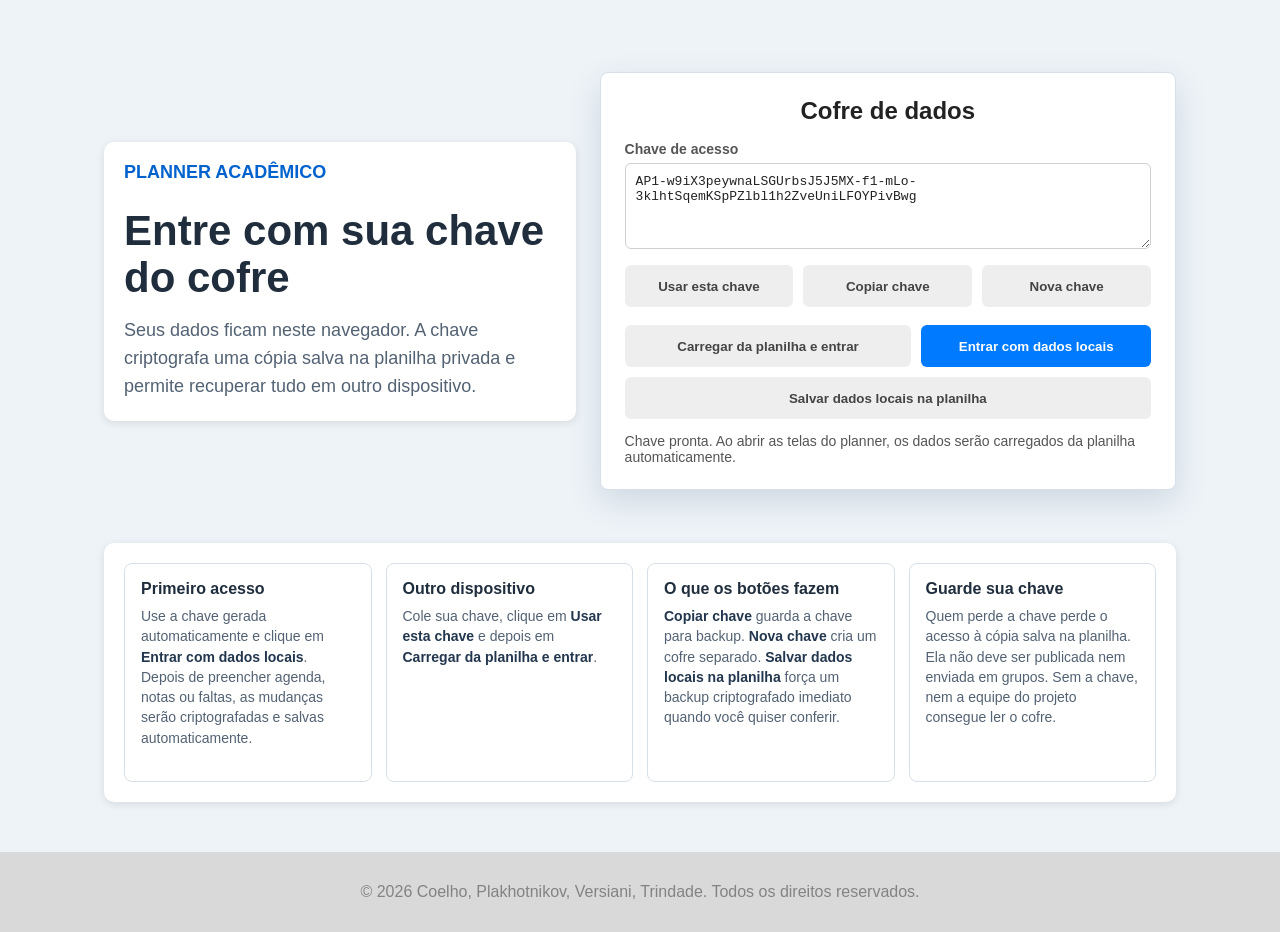
<file: index.html>
<!DOCTYPE html>
<html lang="pt-br">
<head>
  <meta charset="UTF-8">
  <meta name="viewport" content="width=device-width, initial-scale=1.0">
  <title>Planner Acadêmico</title>
  <link rel="stylesheet" href="style.css">
  <link rel="icon" type="png" href="icon.png">
  <script src="sync.js" defer></script>
  <script src="home.js" defer></script>
</head>

<body class="home-body">
  <main class="home-shell">
    <section class="home-intro">
      <div class="home-brand">
        <span>Planner Acadêmico</span>
      </div>

      <h1>Entre com sua chave do cofre</h1>
      <p>
        Seus dados ficam neste navegador. A chave criptografa uma cópia salva na
        planilha privada e permite recuperar tudo em outro dispositivo.
      </p>
    </section>

    <section class="home-panel" aria-labelledby="home-cofre-title">
      <h2 id="home-cofre-title">Cofre de dados</h2>

      <label class="sync-label" for="home-chave">Chave de acesso</label>
      <textarea id="home-chave" class="sync-key-field home-key-field" spellcheck="false"></textarea>

      <div class="home-button-grid">
        <button type="button" id="home-usar-chave">Usar esta chave</button>
        <button type="button" id="home-copiar-chave">Copiar chave</button>
        <button type="button" id="home-nova-chave">Nova chave</button>
      </div>

      <div class="home-primary-grid">
        <button type="button" class="home-secondary-action" id="home-carregar-entrar">Carregar da planilha e entrar</button>
        <button type="button" class="home-primary-action" id="home-entrar">Entrar com dados locais</button>
      </div>

      <button type="button" class="home-save-cloud" id="home-salvar-planilha">Salvar dados locais na planilha</button>

      <p class="sync-status home-status" id="home-status" aria-live="polite"></p>
    </section>

    <section class="home-help" aria-label="Como usar">
      <article>
        <h3>Primeiro acesso</h3>
        <p>
          Use a chave gerada automaticamente e clique em <strong>Entrar com dados locais</strong>.
          Depois de preencher agenda, notas ou faltas, as mudanças serão criptografadas e salvas automaticamente.
        </p>
      </article>

      <article>
        <h3>Outro dispositivo</h3>
        <p>
          Cole sua chave, clique em <strong>Usar esta chave</strong> e depois em
          <strong>Carregar da planilha e entrar</strong>.
        </p>
      </article>

      <article>
        <h3>O que os botões fazem</h3>
        <p>
          <strong>Copiar chave</strong> guarda a chave para backup. <strong>Nova chave</strong>
          cria um cofre separado. <strong>Salvar dados locais na planilha</strong> força
          um backup criptografado imediato quando você quiser conferir.
        </p>
      </article>

      <article>
        <h3>Guarde sua chave</h3>
        <p>
          Quem perde a chave perde o acesso à cópia salva na planilha. Ela não deve
          ser publicada nem enviada em grupos. Sem a chave, nem a equipe do projeto consegue ler o cofre.
        </p>
      </article>
    </section>
  </main>

  <footer>
    <p>&copy; 2026 Coelho, Plakhotnikov, Versiani, Trindade. Todos os direitos reservados.</p>
  </footer>
</body>
</html>
</file>
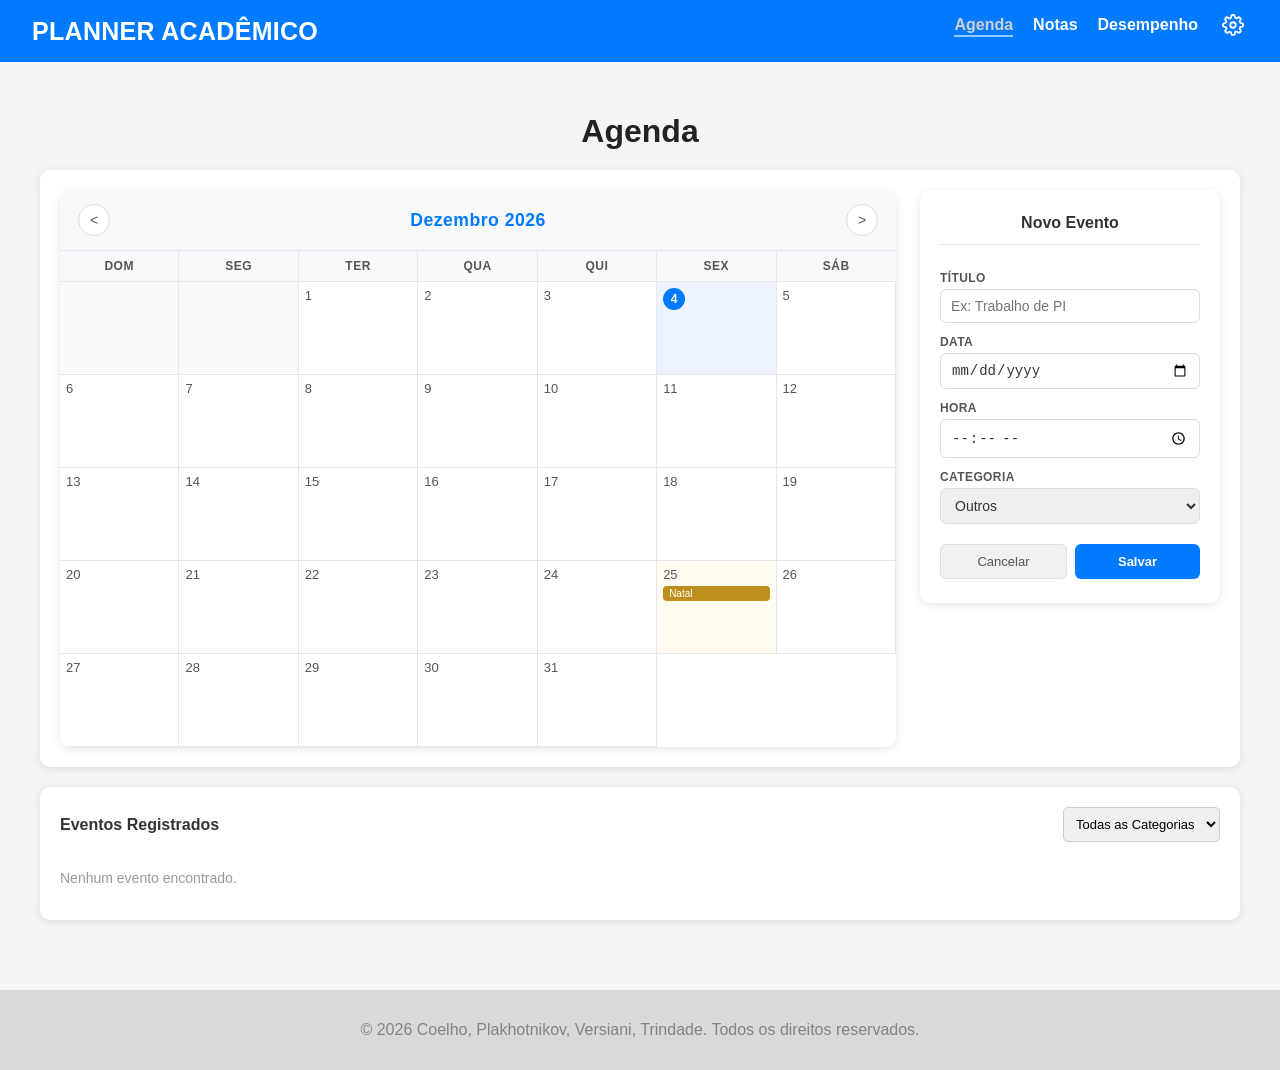
<file: agenda.html>
<!DOCTYPE html>
<html lang="pt-br">
<head>
  <link rel="stylesheet" href="style.css">
  <link rel="icon" type="png" href="icon.png">
  <meta charset="UTF-8">
  <meta name="viewport" content="width=device-width, initial-scale=1.0">
  <title>Agenda - Planner Acadêmico</title>
</head>

<body>
  <nav class="navbar">
    <div class="logo">
      <span class="titulo-site">PLANNER ACADÊMICO</span>
    </div>
    <ul class="nav-links">
      <li><a href="agenda.html" class="nav-ativo">Agenda</a></li>
      <li><a href="notas.html">Notas</a></li>
      <li><a href="desempenho.html">Desempenho</a></li>
      <li class="menu-config">
        <button class="btn-config" id="btn-config" aria-label="Configurações">
          <svg xmlns="http://www.w3.org/2000/svg" width="22" height="22" viewBox="0 0 24 24"
               fill="none" stroke="currentColor" stroke-width="2"
               stroke-linecap="round" stroke-linejoin="round">
            <circle cx="12" cy="12" r="3"/>
            <path d="M19.4 15a1.65 1.65 0 0 0 .33 1.82l.06.06a2 2 0 0 1-2.83 2.83l-.06-.06
                     a1.65 1.65 0 0 0-1.82-.33 1.65 1.65 0 0 0-1 1.51V21a2 2 0 0 1-4 0v-.09
                     A1.65 1.65 0 0 0 9 19.4a1.65 1.65 0 0 0-1.82.33l-.06.06a2 2 0 0 1-2.83-2.83
                     l.06-.06A1.65 1.65 0 0 0 4.68 15a1.65 1.65 0 0 0-1.51-1H3a2 2 0 0 1 0-4h.09
                     A1.65 1.65 0 0 0 4.6 9a1.65 1.65 0 0 0-.33-1.82l-.06-.06a2 2 0 0 1 2.83-2.83
                     l.06.06A1.65 1.65 0 0 0 9 4.68a1.65 1.65 0 0 0 1-1.51V3a2 2 0 0 1 4 0v.09
                     a1.65 1.65 0 0 0 1 1.51 1.65 1.65 0 0 0 1.82-.33l.06-.06a2 2 0 0 1 2.83 2.83
                     l-.06.06A1.65 1.65 0 0 0 19.4 9a1.65 1.65 0 0 0 1.51 1H21a2 2 0 0 1 0 4h-.09
                     a1.65 1.65 0 0 0-1.51 1z"/>
          </svg>
        </button>
        <div class="dropdown-config" id="dropdown-config">
          <button type="button" class="btn-cofre" id="btn-cofre">Cofre</button>
          <a href="index.html" class="btn-logout">Sair</a>
        </div>
      </li>
    </ul>
  </nav>

  <div class="container">
    <h1>Agenda</h1>

    <section class="agenda-layout">
      <div class="calendario-wrapper">
        <div class="calendario-header">
          <button class="btn-nav anterior">&lt;</button>
          <span class="mes-ano"><span id="mes"></span> <span id="ano"></span></span>
          <button class="btn-nav proximo">&gt;</button>
        </div>

        <div class="semana">
          <div>Dom</div>
          <div>Seg</div>
          <div>Ter</div>
          <div>Qua</div>
          <div>Qui</div>
          <div>Sex</div>
          <div>Sáb</div>
        </div>

        <div class="dias"></div>
      </div>

      <div class="painel-evento">
        <h3 id="eventoTitulo">Novo Evento</h3>

        <label for="inputTitulo">Título</label>
        <input type="text" id="inputTitulo" placeholder="Ex: Trabalho de PI">

        <label for="inputData">Data</label>
        <input type="date" id="inputData">

        <label for="inputHora">Hora</label>
        <input type="time" id="inputHora">

        <label for="inputCategoria">Categoria</label>
        <select id="inputCategoria"></select>

        <div class="painel-botoes">
          <button id="btnExcluir" class="btn-excluir" style="display:none;">Excluir</button>
          <button id="btnCancelar" class="btn-cancelar">Cancelar</button>
          <button id="btnSalvar" class="btn-salvar">Salvar</button>
        </div>

        <div id="eventos-hoje" class="eventos-hoje-wrapper" style="display:none;">
          <h4 class="eventos-hoje-titulo">Eventos do dia</h4>
          <div id="lista-eventos-hoje"></div>
        </div>
      </div>
    </section>

    <section class="lista-eventos-section">
      <div class="lista-eventos-header">
        <h3>Eventos Registrados</h3>
        <select id="filtroCategoria"></select>
      </div>
      <div id="lista-todos-eventos" class="lista-todos-eventos"></div>
    </section>
  </div>

<script src="agenda.js"></script>
<script src="sync.js"></script>

  <footer>
    <p>&copy; 2026 Coelho, Plakhotnikov, Versiani, Trindade. Todos os direitos reservados.</p>
  </footer>
</body>
</html>
</file>
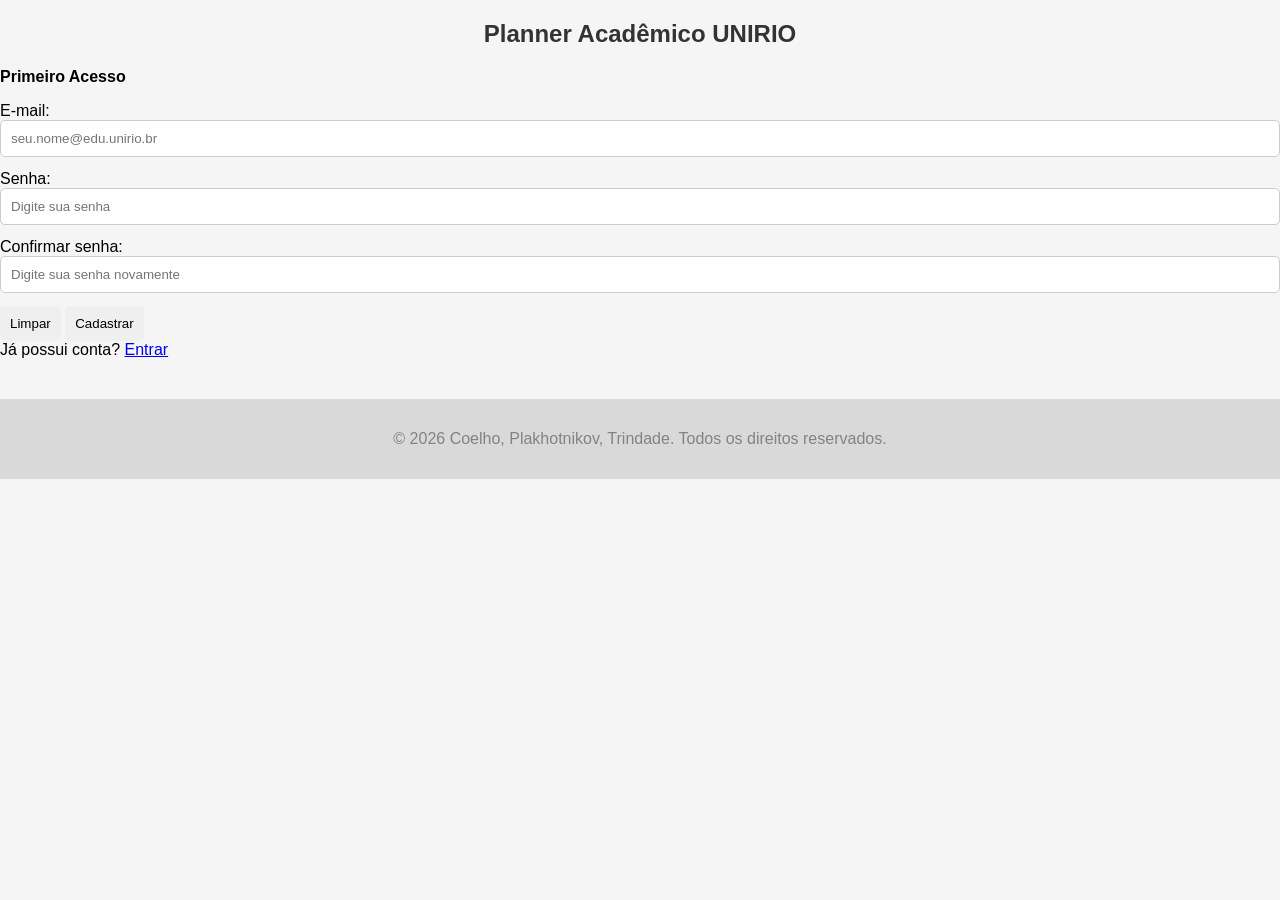
<file: cadastro.html>
<!DOCTYPE html>
<html lang="pt-br">
<head>
  <meta charset="UTF-8">
  <link rel="stylesheet" href="style.css">
  <title>Cadastro</title>
</head>

<body>
  <div class="page">

    <main>
      <div class="container-cadastro">
        <h2>Planner Acadêmico UNIRIO</h2>
        <p><strong>Primeiro Acesso</strong></p>

        <form>
          <div class="field">E-mail:</div>
          <input id="campo-email" type="email" placeholder="seu.nome@edu.unirio.br" required>
          <div class="erro" id="erro-email"></div>

          <div class="field">Senha:</div>
          <input id="campo-senha" type="password" placeholder="Digite sua senha" required>
          <div class="erro" id="erro-senha"></div>

          <div class="field">Confirmar senha:</div>
          <input id="campo-confirmar" type="password" placeholder="Digite sua senha novamente" required>
          <div class="erro" id="erro-confirmar"></div>

          <div class="buttons">
            <button type="reset" class="reset">Limpar</button>
            <button type="submit" class="submit">Cadastrar</button>
          </div>
        </form>

        <div class="bottomtext">
          Já possui conta? <a href="login.html">Entrar</a>
        </div>

      </div>
    </main>

    <footer>
      <p>&copy; 2026 Coelho, Plakhotnikov, Trindade. Todos os direitos reservados.</p>
    </footer>

  <script src="cadastro.js"></script>

  </div>
</body>
</html>
</file>
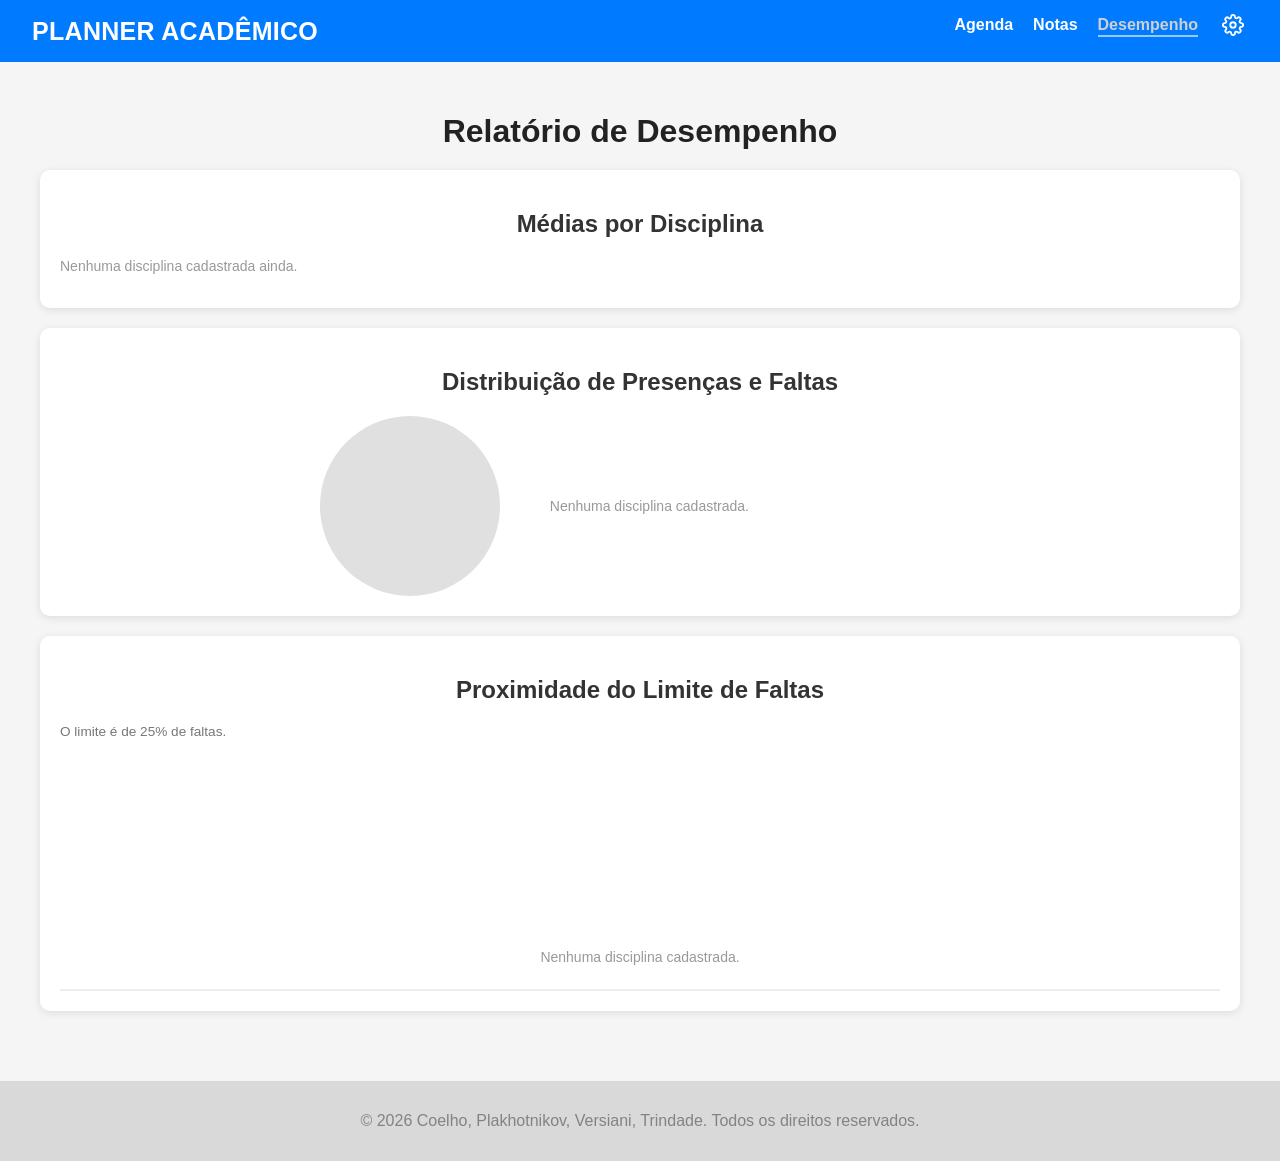
<file: desempenho.html>
<!DOCTYPE html>
<html lang="pt-br">
<head>
  <link rel="stylesheet" href="style.css">
  <link rel="icon" type="png" href="icon.png">
  <meta charset="UTF-8">
  <meta name="viewport" content="width=device-width, initial-scale=1.0">
  <title>Relatório de Desempenho</title>
</head>

<body>

  <nav class="navbar">
    <div class="logo">
      <span class="titulo-site">PLANNER ACADÊMICO</span>
    </div>
    <ul class="nav-links">
      <li><a href="agenda.html">Agenda</a></li>
      <li><a href="notas.html">Notas</a></li>
      <li><a href="desempenho.html" class="nav-ativo">Desempenho</a></li>
      <li class="menu-config">
        <button class="btn-config" id="btn-config" aria-label="Configurações">
          <svg xmlns="http://www.w3.org/2000/svg" width="22" height="22" viewBox="0 0 24 24"
               fill="none" stroke="currentColor" stroke-width="2"
               stroke-linecap="round" stroke-linejoin="round">
            <circle cx="12" cy="12" r="3"/>
            <path d="M19.4 15a1.65 1.65 0 0 0 .33 1.82l.06.06a2 2 0 0 1-2.83 2.83l-.06-.06
                     a1.65 1.65 0 0 0-1.82-.33 1.65 1.65 0 0 0-1 1.51V21a2 2 0 0 1-4 0v-.09
                     A1.65 1.65 0 0 0 9 19.4a1.65 1.65 0 0 0-1.82.33l-.06.06a2 2 0 0 1-2.83-2.83
                     l.06-.06A1.65 1.65 0 0 0 4.68 15a1.65 1.65 0 0 0-1.51-1H3a2 2 0 0 1 0-4h.09
                     A1.65 1.65 0 0 0 4.6 9a1.65 1.65 0 0 0-.33-1.82l-.06-.06a2 2 0 0 1 2.83-2.83
                     l.06.06A1.65 1.65 0 0 0 9 4.68a1.65 1.65 0 0 0 1-1.51V3a2 2 0 0 1 4 0v.09
                     a1.65 1.65 0 0 0 1 1.51 1.65 1.65 0 0 0 1.82-.33l.06-.06a2 2 0 0 1 2.83 2.83
                     l-.06.06A1.65 1.65 0 0 0 19.4 9a1.65 1.65 0 0 0 1.51 1H21a2 2 0 0 1 0 4h-.09
                     a1.65 1.65 0 0 0-1.51 1z"/>
          </svg>
        </button>
        <div class="dropdown-config" id="dropdown-config">
          <button type="button" class="btn-cofre" id="btn-cofre">Cofre</button>
          <a href="index.html" class="btn-logout">Sair</a>
        </div>
      </li>
    </ul>
  </nav>

  <main class="container">

    <h1>Relatório de Desempenho</h1>

    <section>
      <h2>Médias por Disciplina</h2>
      
      <div class="linha"><span>AL</span><div class="barra"><div class="aluno" style="width:80%">8.0</div></div></div>
      <div class="linha"><span>PI1</span><div class="barra"><div class="aluno" style="width:100%">10</div></div></div>
      <div class="linha"><span>TP</span><div class="barra"><div class="aluno" style="width:72%">7.2</div></div></div>
      <div class="linha"><span>GPN</span><div class="barra"><div class="aluno" style="width:88%">8.8</div></div></div>
    </section>


<section>
      <h2>Distribuição de Presenças e Faltas</h2>
      <div class="pizza-container">
        <div class="pizza-semestre"></div>

        <div class="legenda-grid">
          <div class="legenda-item"><span class="caixa-cor presenca"></span> Presenças: 50</div>
          <div class="legenda-item"><span class="caixa-cor cor-al"></span> Faltas AL: 2</div>
          <div class="legenda-item"><span class="caixa-cor cor-pi"></span> Faltas PI1: 1</div>
          <div class="legenda-item"><span class="caixa-cor cor-tp"></span> Faltas TP: 3</div>
          <div class="legenda-item"><span class="caixa-cor cor-gpn"></span> Faltas GPN: 2</div>
        </div>
      </div>
    </section>
    
<section>
      <h2>Proximidade do Limite de Faltas</h2>
      <p class="aviso-limite">
        O limite é de 25% de faltas.
      </p>
      
      <div class="limite-container">
        <div class="coluna-falta">
          <div class="barra-vertical">
            <div class="preenchimento-falta" style="height: 25%;"></div>
          </div>
          <span class="label-materia">AL</span>
          <span class="contagem">2/8</span>
        </div>

        <div class="coluna-falta">
          <div class="barra-vertical">
            <div class="preenchimento-falta especial" style="height: 25%;"></div>
          </div>
          <span class="label-materia">PI1</span>
          <span class="contagem">1/4</span>
        </div>

        <div class="coluna-falta">
          <div class="barra-vertical">
            <div class="preenchimento-falta" style="height: 37.5%;"></div>
          </div>
          <span class="label-materia">TP</span>
          <span class="contagem">3/8</span>
        </div>

        <div class="coluna-falta">
          <div class="barra-vertical">
            <div class="preenchimento-falta" style="height: 25%;"></div>
          </div>
          <span class="label-materia">GPN</span>
          <span class="contagem">2/8</span>
        </div>
      </div>
    </section>

  </main>
      <footer>
      <p>&copy; 2026 Coelho, Plakhotnikov, Versiani, Trindade. Todos os direitos reservados.</p>
    </footer>
  <script src="avaliacao-utils.js"></script>
  <script src="desempenho.js"></script>
  <script src="sync.js"></script>
</body>
</html>
</file>
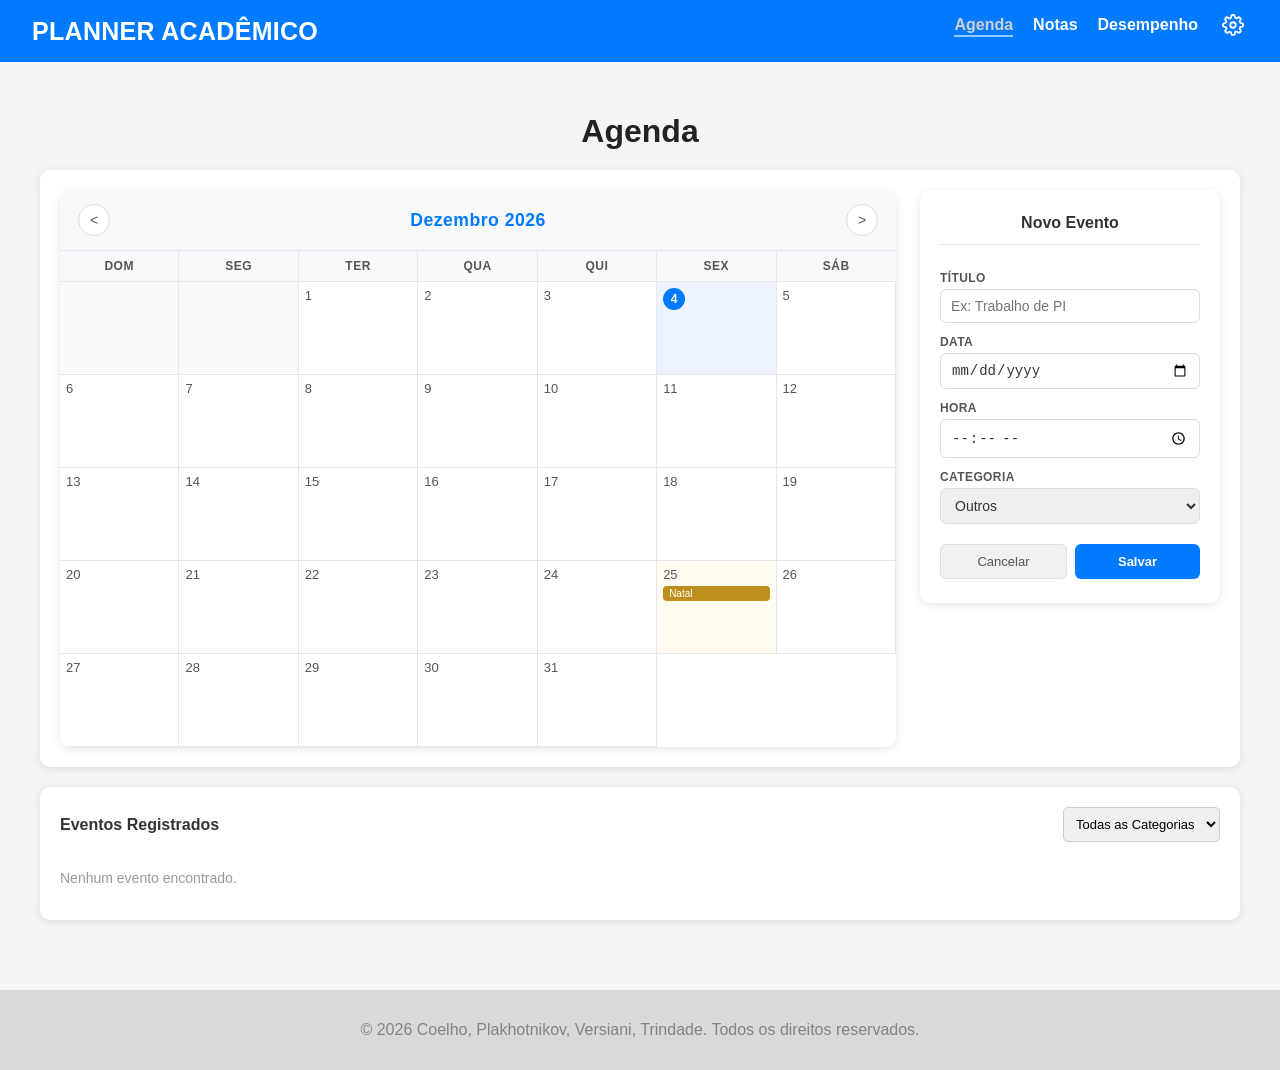
<file: login.html>
<!DOCTYPE html>
<html lang="pt-br">
<head>
  <meta charset="UTF-8">
  <meta http-equiv="refresh" content="0; url=agenda.html">
  <title>Planner Acadêmico</title>
</head>

<body>
  <script>
    window.location.replace("agenda.html");
  </script>
  <p>Redirecionando para a agenda...</p>
</body>
</html>
</file>
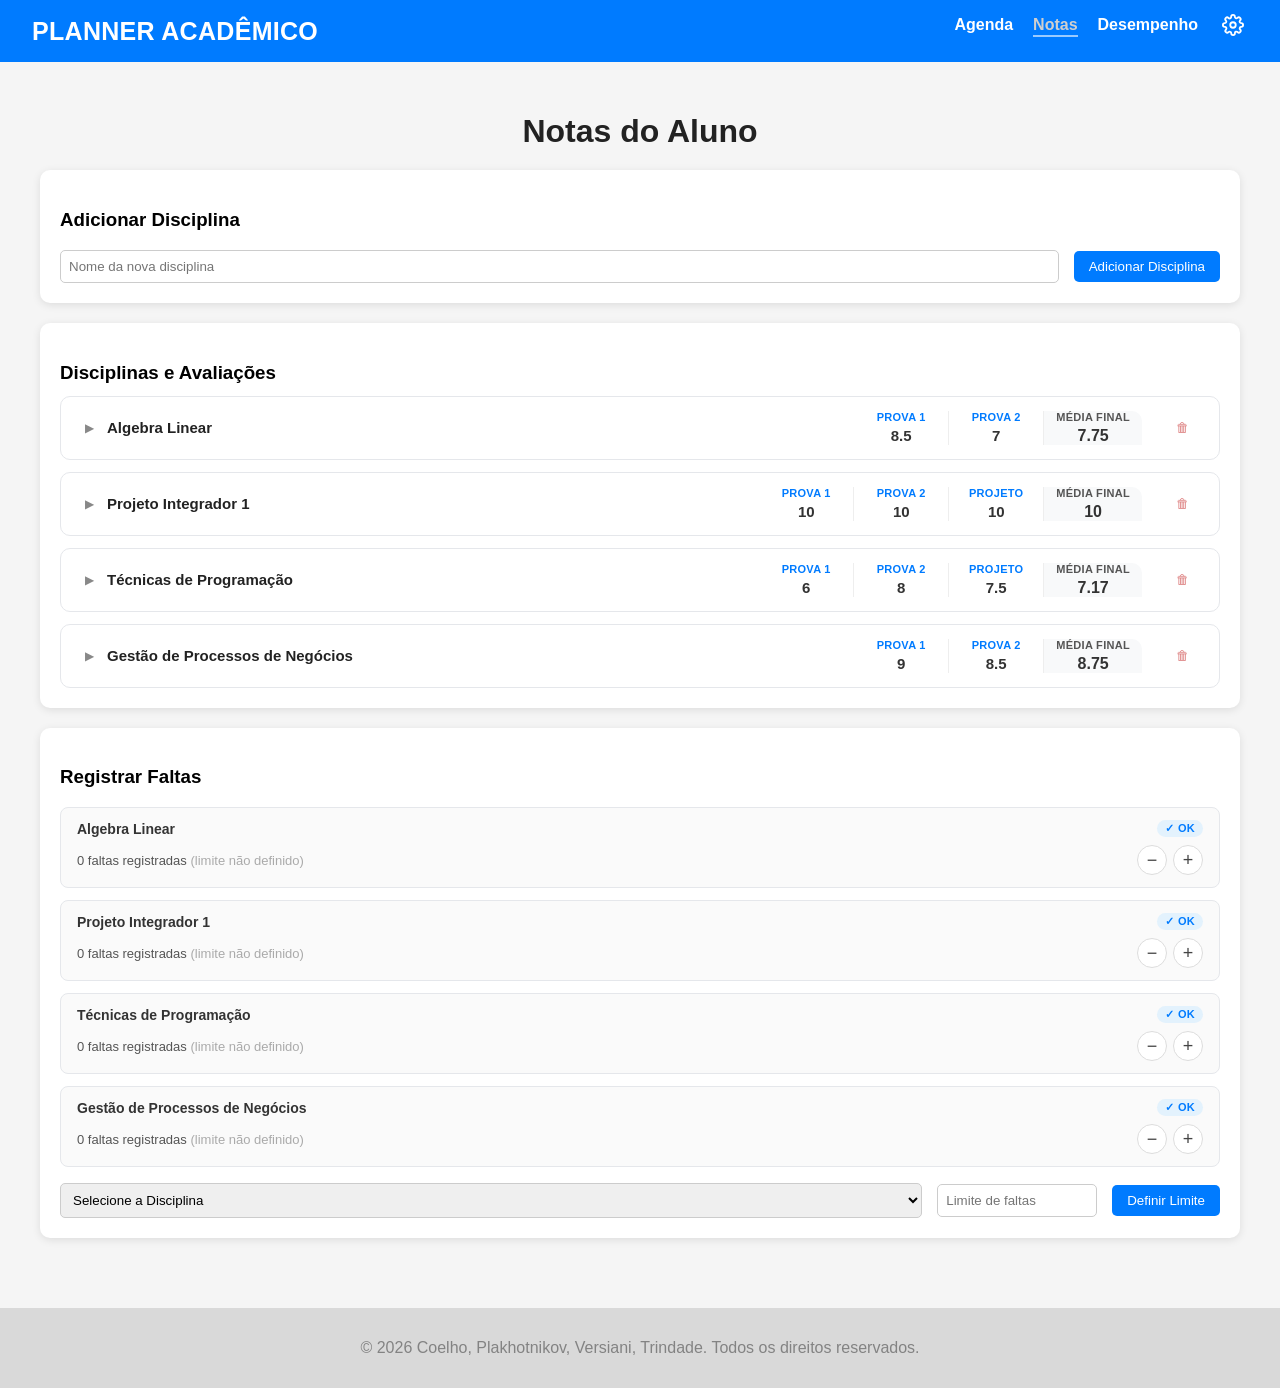
<file: notas.html>
<!DOCTYPE html>
<html lang="pt-br">
<head>
  <meta charset="UTF-8">
  <meta name="viewport" content="width=device-width, initial-scale=1.0">
  <title>Notas do Aluno - Planner Acadêmico</title>
  <link rel="stylesheet" href="style.css">
  <link rel="icon" type="png" href="icon.png">
  <script src="avaliacao-utils.js" defer></script>
  <script src="notas.js" defer></script>
  <script src="sync.js" defer></script>
</head>
<body>

  <nav class="navbar">
    <div class="logo">
      <span class="titulo-site">PLANNER ACADÊMICO</span>
    </div>
    <ul class="nav-links">
      <li><a href="agenda.html">Agenda</a></li>
      <li><a href="notas.html" class="nav-ativo">Notas</a></li>
      <li><a href="desempenho.html">Desempenho</a></li>
      <li class="menu-config">
        <button class="btn-config" id="btn-config" aria-label="Configurações">
          <svg xmlns="http://www.w3.org/2000/svg" width="22" height="22" viewBox="0 0 24 24"
               fill="none" stroke="currentColor" stroke-width="2"
               stroke-linecap="round" stroke-linejoin="round">
            <circle cx="12" cy="12" r="3"/>
            <path d="M19.4 15a1.65 1.65 0 0 0 .33 1.82l.06.06a2 2 0 0 1-2.83 2.83l-.06-.06
                     a1.65 1.65 0 0 0-1.82-.33 1.65 1.65 0 0 0-1 1.51V21a2 2 0 0 1-4 0v-.09
                     A1.65 1.65 0 0 0 9 19.4a1.65 1.65 0 0 0-1.82.33l-.06.06a2 2 0 0 1-2.83-2.83
                     l.06-.06A1.65 1.65 0 0 0 4.68 15a1.65 1.65 0 0 0-1.51-1H3a2 2 0 0 1 0-4h.09
                     A1.65 1.65 0 0 0 4.6 9a1.65 1.65 0 0 0-.33-1.82l-.06-.06a2 2 0 0 1 2.83-2.83
                     l.06.06A1.65 1.65 0 0 0 9 4.68a1.65 1.65 0 0 0 1-1.51V3a2 2 0 0 1 4 0v.09
                     a1.65 1.65 0 0 0 1 1.51 1.65 1.65 0 0 0 1.82-.33l.06-.06a2 2 0 0 1 2.83 2.83
                     l-.06.06A1.65 1.65 0 0 0 19.4 9a1.65 1.65 0 0 0 1.51 1H21a2 2 0 0 1 0 4h-.09
                     a1.65 1.65 0 0 0-1.51 1z"/>
          </svg>
        </button>
        <div class="dropdown-config" id="dropdown-config">
          <button type="button" class="btn-cofre" id="btn-cofre">Cofre</button>
          <a href="index.html" class="btn-logout">Sair</a>
        </div>
      </li>
    </ul>
  </nav>

  <div class="container">
    <h1>Notas do Aluno</h1>

    <section class="form-section">
      <h3>Adicionar Disciplina</h3>
      <div class="form-row">
        <input type="text" id="nova-disciplina" placeholder="Nome da nova disciplina">
        <button type="button" class="btn-add" id="btn-add-disciplina">Adicionar Disciplina</button>
      </div>
    </section>

    <section id="disciplinas-section">
      <h3 style="margin-bottom: 12px;">Disciplinas e Avaliações</h3>
      <div id="disciplinas-container"></div>
    </section>

    <section class="form-section" id="section-faltas">
      <h3>Registrar Faltas</h3>

      <div id="faltas-lista"></div>

      <div class="form-row" style="margin-top: 16px;">
        <select id="select-disciplina-falta">
          <option value="">Selecione a Disciplina</option>
        </select>
        <input type="number" id="limite-falta" placeholder="Limite de faltas" min="1" step="1" style="max-width: 160px; flex: 0 0 160px;">
        <button type="button" class="btn-add" id="btn-definir-limite">Definir Limite</button>
      </div>
    </section>
  </div>

  <footer>
    <p>&copy; 2026 Coelho, Plakhotnikov, Versiani, Trindade. Todos os direitos reservados.</p>
  </footer>

</body>
</html>
</file>
<file: style.css>
body {
  margin: 0;
  font-family: Arial, sans-serif;
  background-color: #f5f5f5;
}

.navbar {
  display: flex;
  justify-content: space-between;
  align-items: center;
  background-color: #007bff;
  padding: 1rem 2rem;
  color: white;
}

.logo {
  display: flex;
  align-items: center;
  gap: 15px;
}

.logo img {
  height: 50px;
}

.titulo-site {
  font-size: 25px;
  letter-spacing: 0.3px;
  font-weight: bold;
  color: white;
}

.nav-links {
  display: flex;
  list-style: none;
  margin: 0;
  padding: 0;
}

.nav-links li {
  margin-left: 20px;
}

.nav-links a {
  color: white;
  text-decoration: none;
  font-weight: bold;
}

.nav-links a:hover,
.nav-links a.nav-ativo {
  color: #cfcfcf;
  border-bottom: 2px solid rgba(255,255,255,0.6);
  padding-bottom: 2px;
}

.menu-config {
  position: relative;
  display: flex;
  align-items: center;
}

.btn-config {
  background: none;
  border: none;
  cursor: pointer;
  color: white;
  padding: 4px;
  display: flex;
  align-items: center;
  border-radius: 50%;
  transition: background 0.2s;
  width: auto;
  transform: translateY(-6px);
}

.btn-config:hover {
  background: rgba(255,255,255,0.15);
}

.dropdown-config {
  display: none;
  position: absolute;
  top: calc(100% + 10px);
  right: 0;
  background: white;
  border-radius: 8px;
  box-shadow: 0 4px 16px rgba(0,0,0,0.18);
  min-width: 160px;
  z-index: 100;
  overflow: hidden;
}

.dropdown-config.aberto {
  display: block;
}

.dropdown-config button,
.dropdown-config a {
  display: block;
  width: 100%;
  box-sizing: border-box;
  background: none;
  border: none;
  padding: 12px 16px;
  text-align: left;
  cursor: pointer;
  font-size: 14px;
  font-weight: bold;
  text-decoration: none;
  transition: background 0.15s;
}

.btn-cofre {
  color: #007bff;
}

.btn-cofre:hover {
  background: #f0f7ff;
}

.btn-logout {
  color: #e53935;
}

.btn-logout:hover {
  background: #fff5f5;
}

.dropdown-config .btn-cofre,
.dropdown-config .btn-cofre:hover {
  color: #007bff;
  border-bottom: none;
  padding-bottom: 12px;
}

.dropdown-config .btn-logout,
.dropdown-config .btn-logout:hover {
  color: #e53935;
  border-bottom: none;
  padding-bottom: 12px;
}

footer {
  background: #d9d9d9;
  text-align: center;
  padding: 15px;
  color: #838383;
  margin-top: 40px;
}

.home-body {
  background: #eef3f8;
  color: #222;
}

.home-shell {
  box-sizing: border-box;
  display: grid;
  gap: 24px;
  grid-template-columns: minmax(0, 0.9fr) minmax(340px, 1.1fr);
  margin: 0 auto;
  max-width: 1120px;
  min-height: calc(100vh - 88px);
  padding: 44px 24px 10px;
}

.home-intro {
  align-self: center;
}

.home-brand {
  align-items: center;
  color: #0062cc;
  display: flex;
  font-size: 18px;
  font-weight: bold;
  gap: 12px;
  margin-bottom: 24px;
  text-transform: uppercase;
}

.home-brand img {
  height: 54px;
}

.home-intro h1 {
  color: #1f2d3d;
  font-size: 42px;
  line-height: 1.12;
  margin: 0 0 16px;
  text-align: left;
}

.home-intro p {
  color: #536273;
  font-size: 18px;
  line-height: 1.55;
  margin: 0;
  max-width: 480px;
}

.home-panel {
  align-self: center;
  background: white;
  border: 1px solid #d7e0ea;
  border-radius: 8px;
  box-shadow: 0 12px 34px rgba(22,55,88,0.14);
  padding: 24px;
}

.home-panel h2 {
  color: #222;
  font-size: 24px;
  margin: 0 0 16px;
}

.home-key-field {
  min-height: 96px;
}

.home-button-grid,
.home-primary-grid {
  display: grid;
  gap: 10px;
  margin-top: 12px;
}

.home-button-grid {
  grid-template-columns: repeat(3, minmax(0, 1fr));
}

.home-primary-grid {
  grid-template-columns: 1.25fr 1fr;
  margin-top: 18px;
}

.home-button-grid button,
.home-primary-grid button,
.home-save-cloud {
  border: none;
  border-radius: 6px;
  cursor: pointer;
  font-weight: bold;
  min-height: 42px;
  padding: 10px 12px;
  width: 100%;
}

.home-button-grid button,
.home-secondary-action,
.home-save-cloud {
  background: #eeeeee;
  color: #444;
}

.home-button-grid button:hover,
.home-secondary-action:hover,
.home-save-cloud:hover {
  background: #e1e1e1;
}

.home-primary-action {
  background: #007bff;
  color: white;
}

.home-primary-action:hover {
  background: #0062cc;
}

.home-save-cloud {
  margin-top: 10px;
}

.home-check {
  margin-top: 16px;
}

.home-status {
  margin-top: 14px;
}

.home-help {
  display: grid;
  gap: 14px;
  grid-column: 1 / -1;
  grid-template-columns: repeat(4, minmax(0, 1fr));
}

.home-help article {
  background: white;
  border: 1px solid #d7e0ea;
  border-radius: 8px;
  padding: 16px;
}

.home-help h3 {
  color: #1f2d3d;
  font-size: 16px;
  margin: 0 0 8px;
}

.home-help p {
  color: #536273;
  font-size: 14px;
  line-height: 1.45;
  margin: 0;
}

.home-help strong {
  color: #22364d;
}

@media (max-width: 860px) {
  .home-shell {
    grid-template-columns: 1fr;
    padding: 24px 16px 0;
  }

  .home-intro {
    align-self: start;
  }

  .home-intro h1 {
    font-size: 32px;
  }

  .home-intro p {
    font-size: 16px;
  }

  .home-panel {
    align-self: start;
  }

  .home-help {
    grid-template-columns: 1fr 1fr;
  }
}

@media (max-width: 560px) {
  .home-button-grid,
  .home-primary-grid,
  .home-help {
    grid-template-columns: 1fr;
  }

  .home-brand {
    font-size: 16px;
  }

  .home-brand img {
    height: 46px;
  }

  .home-panel {
    padding: 18px;
  }
}

.container {
  padding: 30px;
  max-width: 1200px;
  margin: 0 auto;
}

.sync-modal {
  display: none;
  position: fixed;
  inset: 0;
  z-index: 1000;
}

.sync-modal.sync-modal-aberto {
  display: block;
}

.sync-modal-backdrop {
  position: absolute;
  inset: 0;
  background: rgba(0,0,0,0.42);
}

.sync-dialog {
  position: relative;
  background: white;
  border-radius: 8px;
  box-shadow: 0 18px 50px rgba(0,0,0,0.28);
  margin: 80px auto 0;
  max-width: 540px;
  padding: 22px;
  width: calc(100% - 36px);
}

.sync-dialog-header {
  align-items: center;
  display: flex;
  justify-content: space-between;
  margin-bottom: 14px;
}

.sync-dialog h2 {
  color: #222;
  font-size: 22px;
  margin: 0;
  text-align: left;
}

.sync-icon-button {
  background: #f1f1f1;
  border: 1px solid #ddd;
  border-radius: 50%;
  color: #444;
  cursor: pointer;
  font-size: 18px;
  height: 32px;
  line-height: 1;
  padding: 0;
  width: 32px;
}

.sync-label {
  color: #555;
  display: block;
  font-size: 14px;
  font-weight: bold;
  margin-bottom: 6px;
}

.sync-key-field {
  border: 1px solid #cfcfcf;
  border-radius: 6px;
  box-sizing: border-box;
  color: #222;
  font-family: Consolas, monospace;
  font-size: 13px;
  min-height: 86px;
  padding: 10px;
  resize: vertical;
  width: 100%;
}

.sync-actions,
.sync-primary-actions {
  display: flex;
  flex-wrap: wrap;
  gap: 10px;
  margin-top: 12px;
}

.sync-actions button,
.sync-primary-actions button {
  border: none;
  border-radius: 6px;
  cursor: pointer;
  font-weight: bold;
  padding: 10px 12px;
  width: auto;
}

.sync-actions button,
.sync-secondary {
  background: #eeeeee;
  color: #444;
}

.sync-actions button:hover,
.sync-secondary:hover {
  background: #e2e2e2;
}

.sync-primary {
  background: #007bff;
  color: white;
}

.sync-primary:hover {
  background: #0062cc;
}

.sync-check {
  align-items: center;
  color: #444;
  display: flex;
  font-size: 14px;
  gap: 8px;
  margin-top: 14px;
}

.sync-check input {
  width: auto;
}

.sync-status {
  color: #666;
  font-size: 14px;
  min-height: 20px;
  margin: 14px 0 0;
}

.sync-status-ok {
  color: #16833a;
}

.sync-status-erro {
  color: #c62828;
}

.sync-status-info {
  color: #555;
}

h1 {
  text-align: center;
  color: #222;
  margin-bottom: 20px;
}

h2 {
  text-align: center;
  margin-bottom: 20px;
  color: #333;
}

section {
  margin-top: 20px;
  background: white;
  padding: 20px;
  border-radius: 10px;
  box-shadow: 0 2px 8px rgba(0,0,0,0.1);
}

input {
  width: 100%;
  padding: 10px;
  margin-bottom: 15px;
  border: 1px solid #ccc;
  border-radius: 5px;
  outline: none;
  box-sizing: border-box;
}

input:focus {
  border-color: #007bff;
}

select {
  padding: 8px;
  border: 1px solid #ccc;
  border-radius: 5px;
  outline: none;
}

select:focus {
  border-color: #007bff;
}

button {
  padding: 10px;
  border: none;
  border-radius: 5px;
  cursor: pointer;
}

.agenda-layout {
  display: flex;
  gap: 24px;
  align-items: flex-start;
  flex-wrap: wrap;
}

.calendario-wrapper {
  flex: 1;
  min-width: 0;
  background: white;
  border-radius: 10px;
  box-shadow: 0 2px 8px rgba(0,0,0,0.1);
  overflow: hidden;
}

.calendario-header {
  display: flex;
  align-items: center;
  justify-content: space-between;
  background-color: #f8f9fa;
  padding: 14px 18px;
  border-bottom: 1px solid #e5e7eb;
}

.mes-ano {
  font-size: 1.1rem;
  font-weight: bold;
  color: #007bff;
  letter-spacing: 0.5px;
}

.btn-nav {
  width: 32px;
  height: 32px;
  display: flex;
  align-items: center;
  justify-content: center;
  border-radius: 50%;
  border: 1px solid #ddd;
  background: white;
  cursor: pointer;
  font-size: 14px;
  color: #555;
  transition: background 0.15s, border-color 0.15s;
  padding: 0;
}

.btn-nav:hover {
  background: #e8f0fe;
  border-color: #007bff;
  color: #007bff;
}

.semana {
  display: grid;
  grid-template-columns: repeat(7, 1fr);
  background-color: #f8f9fa;
  border-bottom: 1px solid #e5e7eb;
}

.semana div {
  text-align: center;
  padding: 8px 0;
  font-size: 12px;
  font-weight: bold;
  color: #555;
  text-transform: uppercase;
  letter-spacing: 0.5px;
  border-right: 1px solid #e5e7eb;
}

.semana div:last-child {
  border-right: none;
}

.dias {
  display: grid;
  grid-template-columns: repeat(7, 1fr);
}

.dia-quadrado {
  min-height: 80px;
  padding: 6px;
  display: flex;
  flex-direction: column;
  gap: 2px;
  background-color: #fff;
  border-right: 1px solid #e5e7eb;
  border-bottom: 1px solid #e5e7eb;
  cursor: pointer;
  transition: background 0.12s;
}

.dia-quadrado:hover {
  background: #f0f6ff;
}

.dia-quadrado.hoje {
  background: #eef4ff;
}

.vazio {
  border-right: 1px solid #e5e7eb;
  border-bottom: 1px solid #e5e7eb;
  background: #fafafa;
}

.numero-dia {
  font-size: 13px;
  color: #555;
  font-weight: 500;
  margin-bottom: 2px;
  display: block;
}

.numero-hoje {
  background: #007bff;
  color: white;
  width: 22px;
  height: 22px;
  border-radius: 50%;
  display: flex;
  align-items: center;
  justify-content: center;
  font-size: 12px;
  font-weight: bold;
}

.eventos-lista {
  display: flex;
  flex-direction: column;
  gap: 2px;
}

.dia-quadrado.feriado {
  background-color: #fffbf0;
}

.dia-quadrado.feriado:hover {
  background: #fff3d0;
}

.feriado-pill {
  font-size: 10px !important;
}

.evento-pill {
  font-size: 11px;
  color: white;
  padding: 2px 6px;
  border-radius: 4px;
  white-space: nowrap;
  overflow: hidden;
  text-overflow: ellipsis;
  cursor: pointer;
  opacity: 0.92;
  transition: opacity 0.15s;
}

.evento-pill:hover {
  opacity: 1;
}

.painel-evento {
  width: 260px;
  flex-shrink: 0;
  background: white;
  border-radius: 10px;
  box-shadow: 0 2px 8px rgba(0,0,0,0.1);
  padding: 24px 20px;
  display: flex;
  flex-direction: column;
  gap: 4px;
}

.painel-evento h3 {
  text-align: center;
  font-size: 1rem;
  color: #333;
  margin: 0 0 14px 0;
  padding-bottom: 12px;
  border-bottom: 1px solid #e5e7eb;
}

.painel-evento label {
  font-size: 12px;
  font-weight: bold;
  color: #555;
  text-transform: uppercase;
  letter-spacing: 0.4px;
  margin-top: 8px;
  display: block;
}

.painel-evento input[type="text"],
.painel-evento input[type="date"],
.painel-evento input[type="time"] {
  width: 100%;
  box-sizing: border-box;
  padding: 8px 10px;
  border: 1px solid #ddd;
  border-radius: 6px;
  font-size: 14px;
  color: #333;
  outline: none;
  margin-bottom: 0;
  transition: border-color 0.15s;
}

.painel-evento input:focus {
  border-color: #007bff;
}

.painel-evento select {
  width: 100%;
  box-sizing: border-box;
  padding: 8px 10px;
  border: 1px solid #ddd;
  border-radius: 6px;
  font-size: 14px;
  color: #333;
  outline: none;
}

.painel-evento select:focus {
  border-color: #007bff;
}

.painel-botoes {
  display: flex;
  gap: 8px;
  margin-top: 16px;
  flex-wrap: wrap;
}

.btn-salvar {
  flex: 1;
  padding: 9px 12px;
  background: #007bff;
  color: white;
  border: none;
  border-radius: 6px;
  font-size: 13px;
  font-weight: bold;
  cursor: pointer;
  transition: background 0.15s;
  width: auto;
}

.btn-salvar:hover {
  background: #0062cc;
}

.btn-cancelar {
  flex: 1;
  padding: 9px 12px;
  background: #f0f0f0;
  color: #555;
  border: 1px solid #ddd;
  border-radius: 6px;
  font-size: 13px;
  cursor: pointer;
  transition: background 0.15s;
  width: auto;
}

.btn-cancelar:hover {
  background: #e0e0e0;
}

.btn-excluir {
  padding: 9px 12px;
  background: white;
  color: #e53935;
  border: 1px solid #e53935;
  border-radius: 6px;
  font-size: 13px;
  cursor: pointer;
  transition: background 0.15s;
  width: auto;
}

.btn-excluir:hover {
  background: #fff5f5;
}

.eventos-hoje-wrapper {
  margin-top: 18px;
  padding-top: 16px;
  border-top: 1px solid #e5e7eb;
}

.eventos-hoje-titulo {
  font-size: 12px;
  font-weight: bold;
  color: #555;
  text-transform: uppercase;
  letter-spacing: 0.4px;
  margin: 0 0 10px 0;
}

.evento-card-mini {
  display: flex;
  align-items: center;
  gap: 8px;
  padding: 8px 10px;
  border: 1px solid #e5e7eb;
  border-radius: 8px;
  background: #fafafa;
  margin-bottom: 6px;
}

.evento-cor-dot {
  width: 10px;
  height: 10px;
  border-radius: 50%;
  flex-shrink: 0;
}

.evento-mini-info {
  flex: 1;
  font-size: 13px;
  color: #333;
  display: flex;
  flex-direction: column;
  gap: 1px;
}

.evento-mini-hora {
  font-size: 11px;
  color: #888;
}

.btn-editar-mini {
  background: none;
  border: none;
  cursor: pointer;
  font-size: 14px;
  color: #007bff;
  padding: 2px 4px;
  border-radius: 4px;
  width: auto;
  transition: background 0.12s;
}

.btn-editar-mini:hover {
  background: #e8f0fe;
}

.lista-eventos-section {
  margin-top: 20px;
}

.lista-eventos-header {
  display: flex;
  justify-content: space-between;
  align-items: center;
  margin-bottom: 14px;
}

.lista-eventos-header h3 {
  margin: 0;
  font-size: 1rem;
  color: #333;
}

.lista-eventos-header select {
  font-size: 13px;
}

.lista-todos-eventos {
  display: flex;
  flex-direction: column;
  gap: 6px;
}

.evento-item-lista {
  display: flex;
  align-items: center;
  gap: 8px;
  padding: 8px 10px;
  border: 1px solid #e5e7eb;
  border-radius: 8px;
  background: #fafafa;
  cursor: pointer;
  transition: background 0.15s, border-color 0.15s;
}

.evento-item-lista:hover {
  background: #f0f6ff;
  border-color: #007bff;
}

.dia-destaque {
  box-shadow: 0 0 0 3px #007bff inset;
  background: #eaf2ff;
  transition: box-shadow 0.3s, background 0.3s;
}

.evento-pill-destaque {
  box-shadow: 0 0 0 2px white inset;
}

table {
  width: 100%;
  margin-top: 10px;
}

th, td {
  padding: 12px;
  text-align: left;
  border-bottom: 1px solid #eee;
}

th {
  background-color: #f8f9fa;
  color: #007bff;
  font-weight: bold;
}

.form-section {
  margin-top: 20px !important;
}

.form-row {
  display: flex;
  gap: 15px;
  align-items: center;
  flex-wrap: nowrap;
}

.form-row input,
.form-row select {
  padding: 8px;
  flex: 1;
  width: auto;
  margin-bottom: 0;
}

.form-row .btn-add {
  padding: 8px 15px;
  width: auto;
  white-space: nowrap;
  background: #007bff;
  color: white;
  border-radius: 5px;
}

.form-row .btn-add:hover {
  background: #0062cc;
}

#valor-nota {
  max-width: 100px;
  flex: 0 0 100px;
}

#disciplinas-container {
  display: flex;
  flex-direction: column;
  gap: 12px;
}

/* ===== NOVO LAYOUT COMPACTO DE DISCIPLINAS ===== */
.disciplina-card {
  border: 1px solid #e5e7eb;
  border-radius: 10px;
  background: white;
  overflow: hidden;
  transition: box-shadow 0.2s, border-color 0.2s;
}

.disciplina-card:hover {
  box-shadow: 0 4px 12px rgba(0,0,0,0.08);
}

.disciplina-card.expandida {
  border-color: #007bff;
  box-shadow: 0 4px 16px rgba(0,123,255,0.12);
}

/* Cabeçalho compacto - layout tipo tabela */
.disciplina-header {
  display: flex;
  align-items: center;
  padding: 14px 20px;
  cursor: pointer;
  transition: background 0.15s;
  gap: 16px;
}

.disciplina-header:hover {
  background: #f8f9fa;
}

.disciplina-nome-wrap {
  display: flex;
  align-items: center;
  gap: 10px;
  min-width: 220px;
  flex-shrink: 0;
}

.disciplina-nome-wrap .toggle-icon {
  font-size: 12px;
  color: #888;
  transition: transform 0.2s;
  width: 16px;
  text-align: center;
}

.disciplina-card.expandida .toggle-icon {
  transform: rotate(0deg);
}

.disciplina-nome-wrap h4 {
  margin: 0;
  color: #222;
  font-size: 15px;
  font-weight: 600;
}

/* Resumo de notas no cabeçalho */
.notas-resumo {
  display: flex;
  flex: 1;
  justify-content: flex-end;
  gap: 0;
  min-width: 0;
}

.nota-coluna {
  display: flex;
  flex-direction: column;
  align-items: center;
  min-width: 70px;
  padding: 0 12px;
  border-left: 1px solid #eee;
}

.nota-coluna:first-child {
  border-left: none;
}

.nota-label {
  font-size: 11px;
  color: #007bff;
  font-weight: 600;
  text-transform: uppercase;
  letter-spacing: 0.3px;
  margin-bottom: 4px;
  white-space: nowrap;
}

.nota-valor {
  font-size: 15px;
  color: #333;
  font-weight: 600;
}

.nota-valor.media-aprovado {
  color: #28a745;
}

.nota-valor.media-reprovado {
  color: #e53935;
}

.media-coluna {
  background: #f8f9fa;
  border-radius: 0 10px 0 0;
}

.media-coluna .nota-label {
  color: #555;
}

.media-coluna .nota-valor {
  font-size: 16px;
}

/* Botão remover no cabeçalho */
.btn-remover-disciplina-card {
  background: none;
  border: none;
  color: #c62828;
  cursor: pointer;
  font-size: 13px;
  padding: 6px 10px;
  border-radius: 5px;
  white-space: nowrap;
  margin-left: 8px;
  opacity: 0.6;
  transition: opacity 0.15s, background 0.15s;
}

.btn-remover-disciplina-card:hover {
  opacity: 1;
  background: #ffebee;
}

/* Área expandida de edição */
.disciplina-expand {
  padding: 20px;
  border-top: 1px solid #e5e7eb;
  background: #fafafa;
  animation: expandIn 0.25s ease;
}

@keyframes expandIn {
  from { opacity: 0; transform: translateY(-4px); }
  to { opacity: 1; transform: translateY(0); }
}

.expand-section {
  margin-bottom: 20px;
}

.expand-section:last-child {
  margin-bottom: 0;
}

.expand-section h5 {
  margin: 0 0 12px 0;
  font-size: 14px;
  color: #555;
  font-weight: 600;
}

.formula-section {
  padding-top: 16px;
  border-top: 1px dashed #ddd;
}

.formula-section label {
  display: block;
  font-size: 13px;
  font-weight: bold;
  color: #555;
  margin-bottom: 6px;
}

/* Tabela de avaliações */
.tabela-avaliacoes {
  width: 100%;
  margin-top: 8px;
  margin-bottom: 12px;
  border-collapse: collapse;
}

.tabela-avaliacoes th,
.tabela-avaliacoes td {
  padding: 8px 10px;
  font-size: 14px;
  border-bottom: 1px solid #eee;
}

.tabela-avaliacoes th {
  background-color: #f0f4f8;
  color: #555;
  font-weight: 600;
  font-size: 12px;
  text-transform: uppercase;
}

.tabela-avaliacoes code {
  background: #e8e8e8;
  padding: 1px 5px;
  border-radius: 3px;
  font-size: 12px;
  color: #666;
}

.btn-remover-avaliacao {
  background: none;
  border: none;
  color: #c62828;
  cursor: pointer;
  font-size: 13px;
  padding: 2px 6px;
  border-radius: 4px;
  transition: background 0.12s;
}

.btn-remover-avaliacao:hover {
  background: #ffebee;
}

.form-row-avaliacao {
  display: flex;
  gap: 10px;
  align-items: center;
  flex-wrap: nowrap;
}

.form-row-avaliacao input,
.form-row-avaliacao select {
  padding: 8px 10px;
  border: 1px solid #ddd;
  border-radius: 6px;
  font-size: 14px;
  outline: none;
  margin-bottom: 0;
}

.form-row-avaliacao input:focus,
.form-row-avaliacao select:focus {
  border-color: #007bff;
}

.form-row-avaliacao .input-nome-avaliacao {
  flex: 1;
  max-width: 200px;
}

.form-row-avaliacao .select-avaliacao-nota {
  flex: 1;
  max-width: 200px;
}

.form-row-avaliacao .input-valor-avaliacao {
  max-width: 100px;
  flex: 0 0 100px;
}

.form-row-avaliacao .btn-add {
  padding: 8px 14px;
  white-space: nowrap;
}

.formula-hint {
  display: block;
  font-size: 12px;
  color: #999;
  margin-top: 6px;
  line-height: 1.5;
}

.resultado-disciplina {
  margin-top: 12px;
  font-size: 15px;
  color: #333;
  padding: 10px 14px;
  background: white;
  border-radius: 6px;
  border: 1px solid #e5e7eb;
}

.resultado-pendente {
  color: #999;
  font-size: 13px;
}

.resultado-erro {
  color: #c62828;
  font-size: 13px;
}

#faltas-lista {
  display: flex;
  flex-direction: column;
  gap: 12px;
  margin-top: 4px;
}

.falta-card {
  border: 1px solid #e5e7eb;
  border-radius: 8px;
  padding: 12px 16px;
  background: #fafafa;
  transition: border-color 0.2s;
}

.falta-card.falta-risco {
  border-color: #ff8c1a;
  background: #fff8f2;
}

.falta-card.falta-excedida {
  border-color: #e53935;
  background: #fff5f5;
}

.falta-card-header {
  display: flex;
  justify-content: space-between;
  align-items: center;
  margin-bottom: 8px;
}

.falta-nome {
  font-weight: bold;
  font-size: 14px;
  color: #333;
}

.falta-badge {
  font-size: 11px;
  font-weight: bold;
  padding: 2px 8px;
  border-radius: 20px;
  letter-spacing: 0.3px;
}

.badge-ok   { 
  background: #e3f2fd; 
  color: #007bff;
}

.badge-warn {
  background: #fff3e0;
  color: #e65100;
}

.badge-danger {
  background: #ffebee;
  color: #c62828;
}

.falta-progress-wrap {
  height: 6px;
  background: #e0e0e0;
  border-radius: 4px;
  overflow: hidden;
  margin-bottom: 8px;
}

.falta-progress-bar {
  height: 100%;
  border-radius: 4px;
  transition: width 0.3s ease, background 0.3s ease;
}

.falta-card-footer {
  display: flex;
  justify-content: space-between;
  align-items: center;
}

.falta-count {
  font-size: 13px;
  color: #555;
}

.falta-controls {
  display: flex;
  gap: 6px;
}

.btn-falta {
  width: 30px;
  height: 30px;
  border-radius: 50%;
  border: 1px solid #ddd;
  background: white;
  font-size: 18px;
  line-height: 1;
  cursor: pointer;
  display: flex;
  align-items: center;
  justify-content: center;
  color: #444;
  transition: background 0.15s;
  padding: 0;
}

.btn-falta:hover {
  background: #f0f0f0;
}

.btn-plus:hover  {
  border-color: #007bff; 
  color: #007bff;
}

.btn-minus:hover {
  border-color: #e53935; 
  color: #e53935;
}

.erro {
  font-size: 12px;
  color: #e53935;
  margin-top: -10px;
  margin-bottom: 8px;
}

.linha {
  display: flex;
  align-items: center;
  margin-bottom: 15px;
}

.linha span {
  width: 40px;
  font-weight: bold;
}

.barra {
  flex: 1;
  background: #e0e0e0;
  height: 22px;
  position: relative;
  border-radius: 5px;
  overflow: hidden;
}

.aluno {
  background-color: #007bff;
  height: 100%;
  color: white;
  font-size: 12px;
  display: flex;
  align-items: center;
  justify-content: flex-end;
  padding-right: 5px;
}

.turma {
  background-color: #bfbfbf;
  height: 100%;
  position: absolute;
  color: black;
  font-size: 12px;
  display: flex;
  align-items: center;
  padding-left: 5px;
  opacity: 0.9;
}

.pizza-container {
  display: flex;
  align-items: center;
  justify-content: center;
  gap: 50px;
  flex-wrap: wrap;
  margin-top: 20px;
}

.pizza-semestre {
  width: 180px;
  height: 180px;
  border-radius: 50%;
  background: conic-gradient(
    #007bff 0% 86%,
    #ff4d4d 86% 90%,
    #ff8c1a 90% 92%,
    #ffcc00 92% 97%,
    #e60073 97% 100%
  );
}

.legenda-grid {
  display: grid;
  grid-template-columns: 1fr 1fr;
  gap: 12px;
}

.legenda-item {
  display: flex;
  align-items: center;
  font-size: 14px;
}

.caixa-cor {
  width: 15px;
  height: 15px;
  margin-right: 10px;
  border-radius: 3px;
}

.presenca {
  background-color: #007bff; 
}

.cor-al {
  background-color: #ff4d4d;
}

.cor-pi {
  background-color: #ff8c1a;
}

.cor-tp { 
  background-color: #ffcc00;
}

.cor-gpn {
  background-color: #e60073;
}

.aviso-limite {
  font-size: 0.85rem;
  color: #777;
  margin-bottom: -10px;
}

.limite-container {
  display: flex;
  justify-content: space-around;
  align-items: flex-end;
  height: 220px;
  margin-top: 30px;
  padding-bottom: 10px;
  border-bottom: 2px solid #eee;
}

.coluna-falta {
  display: flex;
  flex-direction: column;
  align-items: center;
  width: 80px;
}

.barra-vertical {
  width: 40px;
  height: 160px;
  background: #f0f0f0;
  border-radius: 8px 8px 0 0;
  display: flex;
  flex-direction: column-reverse;
  overflow: hidden;
  border: 1px solid #ddd;
}

.preenchimento-falta {
  background: #ff4d4d;
  width: 100%;
  transition: height 0.5s ease;
}

.preenchimento-falta.especial {
  background: #ff8c1a;
}

.label-materia {
  font-weight: bold;
  margin-top: 10px;
}

.contagem {
  font-size: 12px;
  color: #666;
}

/* ===== DRAG & DROP DE AVALIAÇÕES ===== */

.tabela-avaliacoes tbody {
  position: relative;
}

.avaliacao-row {
  cursor: grab;
  transition: background 0.15s, transform 0.1s;
}

.avaliacao-row:hover {
  background: #f0f6ff;
}

.avaliacao-row:active {
  cursor: grabbing;
}

.avaliacao-row.dragging {
  opacity: 0.5;
  background: #e8f0fe;
  box-shadow: 0 2px 8px rgba(0,123,255,0.2);
  transform: scale(1.01);
}

.avaliacao-row.drop-target {
  border-top: 2px solid #007bff;
}

.avaliacao-row.drop-target-after {
  border-bottom: 2px solid #007bff;
}

.drag-handle {
  cursor: grab;
  color: #bbb;
  font-size: 14px;
  letter-spacing: 2px;
  text-align: center;
  user-select: none;
  padding: 8px 4px !important;
  width: 30px;
}

.drag-handle:hover {
  color: #007bff;
}

.avaliacao-row.dragging .drag-handle {
  cursor: grabbing;
  color: #007bff;
}

/* ===== RESPONSIVIDADE DAS TELAS INTERNAS ===== */

@media (max-width: 900px) {
  .navbar {
    align-items: flex-start;
    flex-direction: column;
    gap: 14px;
    padding: 14px 18px;
  }

  .logo {
    width: 100%;
  }

  .logo img {
    height: 44px;
  }

  .titulo-site {
    font-size: 20px;
  }

  .nav-links {
    display: flex;
    flex-wrap: wrap;
    gap: 10px;
    width: 100%;
  }

  .nav-links li {
    margin-left: 0;
  }

  .nav-links a,
  .btn-config {
    align-items: center;
    background: rgba(255,255,255,0.12);
    border: 1px solid rgba(255,255,255,0.28);
    border-radius: 6px;
    display: flex;
    min-height: 36px;
    padding: 7px 10px;
    transform: none;
  }

  .menu-config {
    width: 100%;
  }

  .nav-links a.nav-ativo {
    background: rgba(255,255,255,0.24);
    border-bottom: 1px solid rgba(255,255,255,0.48);
    color: white;
    padding-bottom: 7px;
  }

  .container {
    padding: 22px 16px;
  }

  section {
    border-radius: 8px;
    padding: 16px;
  }

  h1 {
    font-size: 28px;
  }

  h2 {
    font-size: 22px;
  }

  .agenda-layout {
    flex-direction: column;
  }

  .calendario-wrapper,
  .painel-evento {
    box-sizing: border-box;
    width: 100%;
  }

  .painel-evento {
    padding: 18px;
  }

  .form-row,
  .form-row-avaliacao {
    align-items: stretch;
    flex-direction: column;
    gap: 10px;
  }

  .form-row input,
  .form-row select,
  .form-row .btn-add,
  .form-row-avaliacao input,
  .form-row-avaliacao select,
  .form-row-avaliacao .btn-add,
  #limite-falta {
    box-sizing: border-box;
    flex: none !important;
    max-width: none !important;
    width: 100% !important;
  }

  .disciplina-header {
    align-items: stretch;
    flex-direction: column;
    gap: 12px;
    padding: 14px;
  }

  .disciplina-nome-wrap {
    min-width: 0;
    width: 100%;
  }

  .disciplina-nome-wrap h4 {
    overflow-wrap: anywhere;
  }

  .notas-resumo {
    justify-content: flex-start;
    overflow-x: auto;
    padding-bottom: 4px;
    width: 100%;
  }

  .nota-coluna {
    min-width: 74px;
    padding: 0 10px;
  }

  .btn-remover-disciplina-card {
    align-self: flex-start;
    margin-left: 0;
  }

  .disciplina-expand {
    padding: 16px;
  }

  .tabela-avaliacoes {
    display: block;
    overflow-x: auto;
    white-space: nowrap;
  }

  .falta-card-header,
  .falta-card-footer {
    align-items: flex-start;
    flex-direction: column;
    gap: 10px;
  }

  .falta-controls {
    align-self: stretch;
  }

  .btn-falta {
    border-radius: 6px;
    flex: 1;
    height: 36px;
  }

  .pizza-container {
    gap: 24px;
  }

  .limite-container {
    gap: 18px;
    justify-content: flex-start;
    overflow-x: auto;
    padding: 0 6px 10px;
  }

  .coluna-falta {
    flex: 0 0 74px;
  }
}

@media (max-width: 620px) {
  .navbar {
    padding: 12px;
  }

  .logo {
    gap: 10px;
  }

  .logo img {
    height: 38px;
  }

  .titulo-site {
    font-size: 17px;
  }

  .nav-links {
    display: grid;
    grid-template-columns: repeat(2, minmax(0, 1fr));
  }

  .nav-links a,
  .btn-config {
    box-sizing: border-box;
    justify-content: center;
    width: 100%;
  }

  .dropdown-config {
    left: 0;
    right: 0;
    min-width: 0;
    width: 100%;
  }

  .dropdown-config .btn-cofre {
    text-align: center;
  }

  .container {
    padding: 18px 12px;
  }

  h1 {
    font-size: 24px;
    margin-bottom: 16px;
  }

  h2 {
    font-size: 20px;
  }

  section {
    padding: 14px;
  }

  .calendario-header {
    padding: 12px;
  }

  .mes-ano {
    font-size: 1rem;
    text-align: center;
  }

  .semana div {
    font-size: 10px;
    letter-spacing: 0;
    padding: 7px 0;
  }

  .dia-quadrado {
    gap: 3px;
    min-height: 64px;
    padding: 4px;
  }

  .numero-dia {
    font-size: 12px;
  }

  .numero-hoje {
    height: 20px;
    width: 20px;
  }

  .evento-pill {
    border-radius: 50%;
    font-size: 0;
    height: 7px;
    line-height: 0;
    max-width: 7px;
    padding: 0;
    width: 7px;
  }

  .eventos-lista {
    flex-direction: row;
    flex-wrap: wrap;
  }

  .painel-botoes {
    flex-direction: column;
  }

  .btn-excluir,
  .btn-cancelar,
  .btn-salvar {
    box-sizing: border-box;
    width: 100%;
  }

  .lista-eventos-header {
    align-items: stretch;
    flex-direction: column;
    gap: 10px;
  }

  .lista-eventos-header select {
    width: 100%;
  }

  .evento-item-lista,
  .evento-card-mini {
    align-items: flex-start;
  }

  .disciplina-nome-wrap {
    align-items: flex-start;
  }

  .notas-resumo {
    display: grid;
    gap: 8px;
    grid-template-columns: repeat(2, minmax(0, 1fr));
    overflow-x: visible;
  }

  .nota-coluna {
    background: #f8f9fa;
    border-left: none;
    border-radius: 6px;
    min-width: 0;
    padding: 8px;
  }

  .nota-label {
    white-space: normal;
  }

  .media-coluna {
    border-radius: 6px;
  }

  .tabela-avaliacoes th,
  .tabela-avaliacoes td {
    padding: 8px;
  }

  .resultado-disciplina {
    font-size: 14px;
  }

  .linha {
    align-items: stretch;
    flex-direction: column;
    gap: 6px;
  }

  .linha span {
    width: auto;
  }

  .barra {
    width: 100%;
  }

  .pizza-semestre {
    height: 150px;
    width: 150px;
  }

  .legenda-grid {
    grid-template-columns: 1fr;
    width: 100%;
  }

  .limite-container {
    height: 200px;
  }

  .barra-vertical {
    height: 140px;
    width: 34px;
  }

  .sync-dialog {
    margin-top: 36px;
    padding: 18px;
  }

  .sync-actions,
  .sync-primary-actions {
    flex-direction: column;
  }

  .sync-actions button,
  .sync-primary-actions button {
    width: 100%;
  }
}

@media (max-width: 380px) {
  .titulo-site {
    font-size: 15px;
  }

  .nav-links {
    grid-template-columns: 1fr;
  }

  .dia-quadrado {
    min-height: 56px;
    padding: 3px;
  }

  .notas-resumo {
    grid-template-columns: 1fr;
  }
}
</file>
